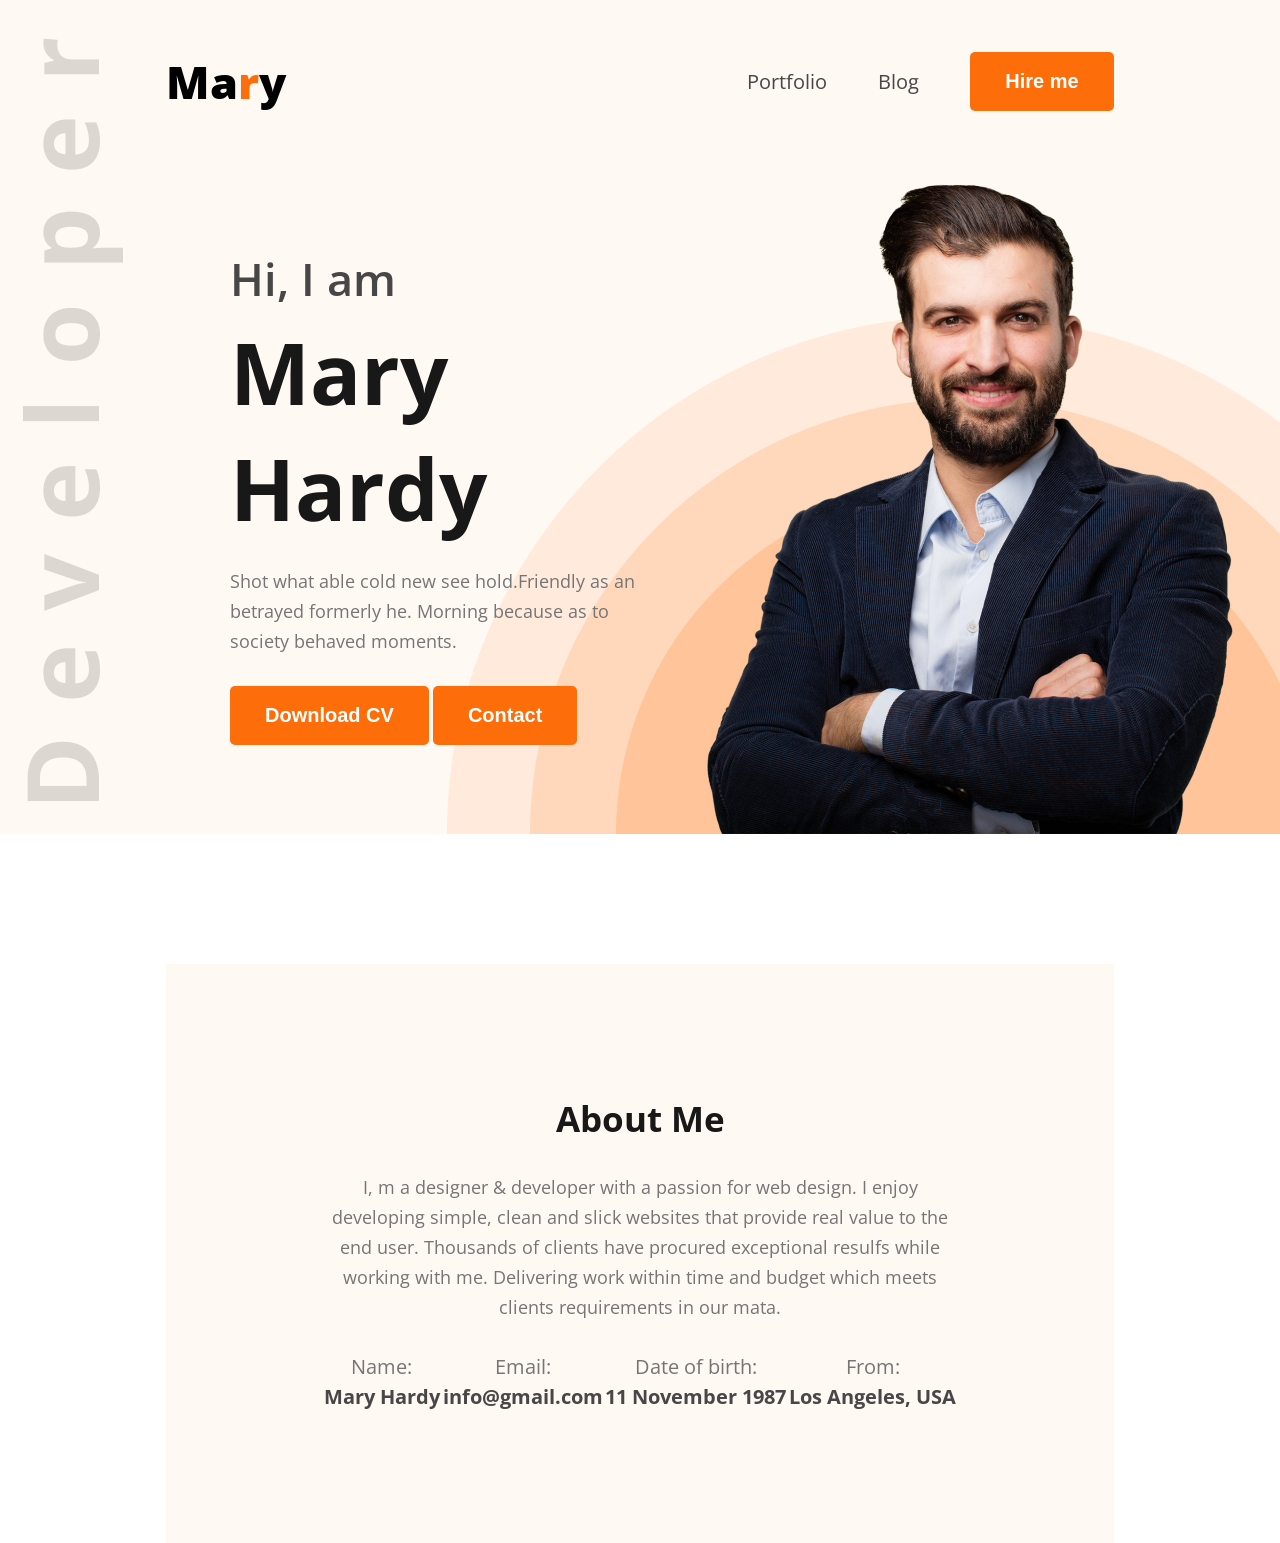
<file: margin.html>
<!DOCTYPE html>
<html lang="en">
<head>
    <meta charset="UTF-8">
    <meta name="viewport" content="width=device-width, initial-scale=1.0">
    <title>Jahangir islam</title>
    <link rel="preconnect" href="https://fonts.googleapis.com">
<link rel="preconnect" href="https://fonts.gstatic.com" crossorigin>
<link href="https://fonts.googleapis.com/css2?family=Open+Sans:ital,wght@0,300..800;1,300..800&display=swap" rel="stylesheet">
<link rel="stylesheet" href="styles/margin.css">
    
</head>
<body class="font-open-sans">

    <header>
        <nav>
            <div class="logo">
                <h2>Ma<span class="color-orange">r</span>y</h2>
            </div>
            <ul class="menu">
                <li><a href="">Portfolio</a></li>
                <li><a href="">Blog</a></li>
                <li><a href=""><button class="btn">Hire me</button></a></li>
            </ul>
        </nav>
            <section id="banner">
      <div class="banner-content">
        <h2>Hi, I  am</h2>
        <h1>Mary Hardy</h1>
        <p>Shot what able cold new see hold.Friendly as an betrayed formerly he. Morning because as to society behaved moments.</p>
         
        <div>
            <button class="btn">Download CV</button>
            <button class="btn">Contact</button>
        </div>
        </div>
        <div class="banner-image">
         <img src="images/hardy.png" alt="">
        </div>
     
    </section>
    </header>

    <section id="about">
        <div class="about-container">
            <div class="section-heading">
                <h2>About Me</h2>
                <p>I, m a designer & developer with a passion for web design. I enjoy developing simple, clean and slick websites that provide real value to the end user. Thousands of clients have procured exceptional resulfs while working with me. Delivering work within time and budget which meets clients requirements in our mata.</p>
            </div>
            <div class="about-info">
                <div class="info-card">
                    <p>Name:</p>
                    <h4>Mary Hardy</h4>
                </div>
                <div class="info-card">
                    <p>Email:</p>
                    <h4>info@gmail.com</h4>
                </div>
                <div class="info-card">
                    <p>Date of birth:</p>
                    <h4>11 November 1987</h4>
                </div>
                <div class="info-card">
                    <p>From:</p>
                    <h4>Los Angeles, USA</h4>
                </div>
            </div>
        </div>

    </section>
</body>

</html>
</file>
<file: styles/margin.css>
*{
    margin: 0;
    padding: 0;
    box-sizing: border-box;
}
.font-open-sans {
  font-family: "Open Sans", sans-serif;
  font-optical-sizing: auto;
 
}
.logo h2{
    font-size: 45px;
    font-weight: 900;
}
.color-orange{
    color: #FD6E0A;
}
header{
    background-color: #FFF8F3;
    background: url(../images/developer.png), url(../images/header_bg.png), #FFF8F3;
    background-position: 23px 38px,bottom right;

    background-repeat: no-repeat;
    padding-top: 51px;
}
nav{
    width: 74%;
    max-width: 1140px;
    /* border: 1px solid red; */
    margin: 0 auto;
    display: flex;
    justify-content: space-between;
    align-items: center;
}
nav .menu{
    display: flex;
 list-style-type: none;
 gap: 51px;
 align-items: center;

}
nav .menu a{
    font-size: 20px;
    color: #474747;
    text-decoration: none;
}
.btn{
    background-color: #FD6E0A;
    border: none;
    padding: 18px 35px;
    border-radius: 5px;
    color: white;
    font-weight: bold;
    font-size: 20px;
    cursor: pointer;
}
.section-heading{
    max-width: 827px;
    text-align: center;
}
.section-heading h2{
    font-size: 35px;
    color: #181818;
    margin-bottom: 30px;
}
.section-heading p{
    font-size: 18px;
    line-height: 30px;
    margin-bottom: 30px;
    color: #757575;
}
#banner {
    /* border: 1px solid red; */
    margin: 46px 38px 0 230px;
   display: flex;
   justify-content: space-between;
   align-items: center;

}
#banner .banner-content h2{
    font-size: 45px;
    font-weight: 600;
    color: #474747;
    margin-bottom: 5px;
}
#banner .banner-content{
    max-width: 585px;
}
#banner .banner-content h1{
    font-size: 85px;
    font-weight:bold;
    color: #181818;
    margin-bottom: 20px;
}
#banner .banner-content p{
    font-size: 18px;
    color: #757575;
    line-height: 30px;
    margin-bottom: 30px;
}
#banner .banner-image img{
    max-width: 585px;
    vertical-align: middle;
    /* position: relative;
    left: 52px;
    bottom: -56px; */
}
#about{
    padding-top: 130px;
}
#about .about-container{
    width: 74%;
    max-width: 1140px;
    margin:0 auto;
    text-align: center;
    background-color: #FFF8F3;
    padding: 131px 156px;
}
#about .about-container .about-info{
    display: flex;
    justify-content: space-around;
}
.about-info .info-card p {
    font-size: 20px;
    line-height: 30px;
    color: #757575;
}
.about-info .info-card h4{
    font-size: 20px;
    line-height: 30px;
    color: #474747;
    font-weight: bold;
}
</file>
